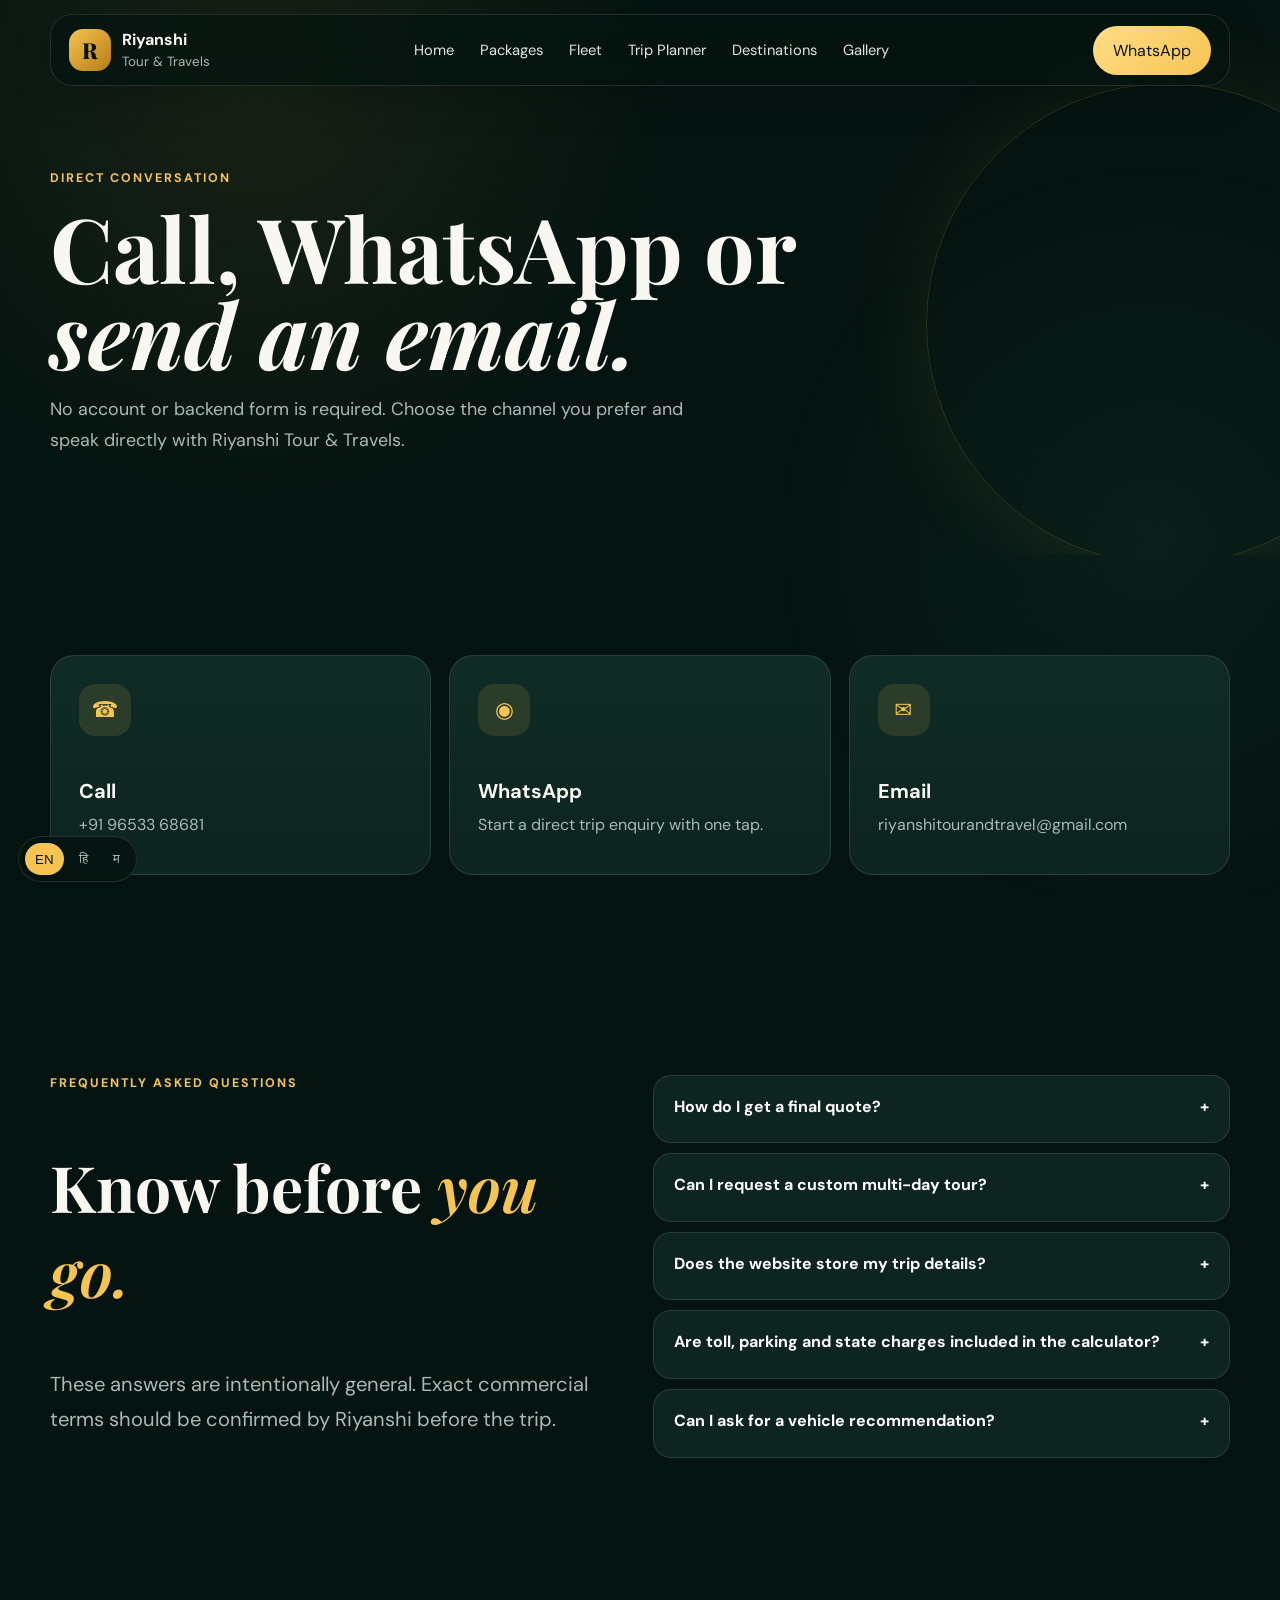
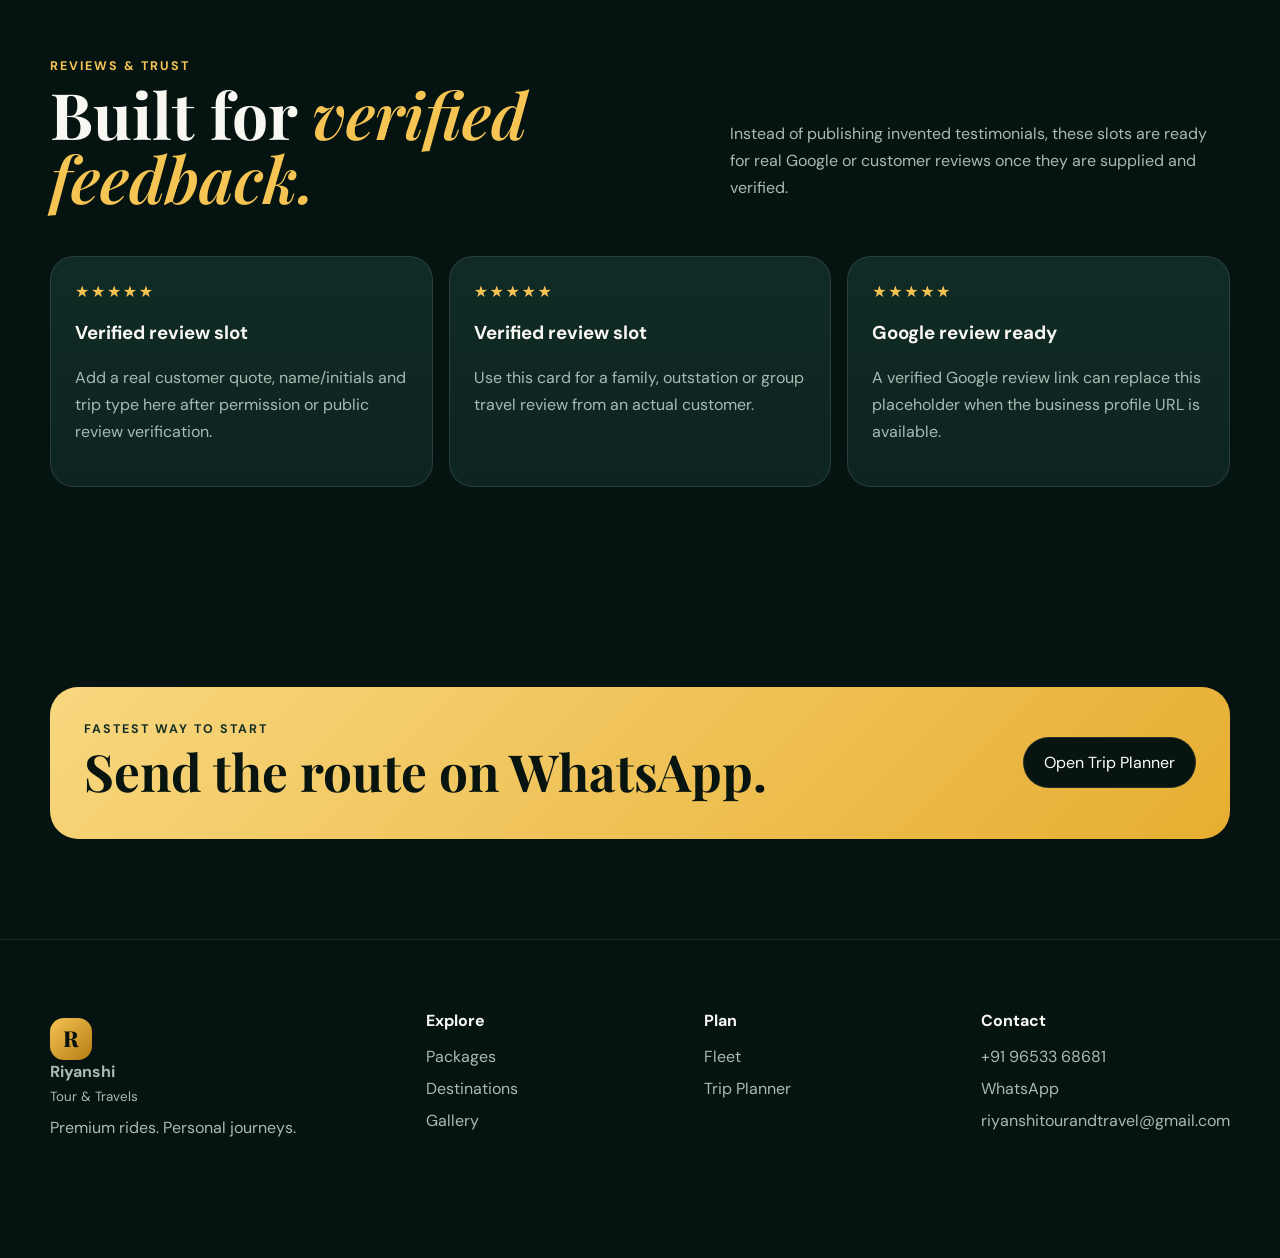
<file: contact.html>
<!doctype html><html lang="en"><head><meta charset="utf-8"><meta name="viewport" content="width=device-width,initial-scale=1"><meta name="description" content="Contact Riyanshi Tour & Travels by call, WhatsApp or email. Find answers to common trip planning questions."><title>Contact & FAQ | Riyanshi Tour & Travels</title><link rel="manifest" href="manifest.webmanifest"><link rel="icon" href="icon.svg" type="image/svg+xml"><link href="https://fonts.googleapis.com/css2?family=DM+Sans:wght@400;500;600;700&family=Playfair+Display:ital,wght@0,600;0,700;1,600&display=swap" rel="stylesheet"><link rel="stylesheet" href="styles.css"><script src="script.js" defer></script></head><body><header class="site-header"><a class="brand" href="index.html"><span class="brand-mark">R</span><span class="brand-copy"><strong>Riyanshi</strong><small>Tour & Travels</small></span></a><nav class="nav"><a href="index.html">Home</a><a href="packages.html">Packages</a><a href="fleet.html">Fleet</a><a href="planner.html">Trip Planner</a><a href="destinations.html">Destinations</a><a href="gallery.html">Gallery</a></nav><div class="header-actions"><a class="btn btn-gold" href="https://wa.me/919653368681">WhatsApp</a><button id="menuBtn" class="menu-btn">☰</button></div></header><nav id="mobileNav" class="mobile-nav"><a href="index.html">Home</a><a href="packages.html">Packages</a><a href="fleet.html">Fleet</a><a href="planner.html">Trip Planner</a><a href="destinations.html">Destinations</a><a href="gallery.html">Gallery</a><a href="contact.html">Contact</a></nav><main><section class="page-hero"><div class="container"><div class="eyebrow">Direct conversation</div><h1>Call, WhatsApp or <em>send an email.</em></h1><p>No account or backend form is required. Choose the channel you prefer and speak directly with Riyanshi Tour & Travels.</p></div></section><section class="section"><div class="container grid-3"><a class="feature-card reveal" href="tel:+919653368681"><div class="icon">☎</div><h3>Call</h3><p>+91 96533 68681</p></a><a class="feature-card reveal" href="https://wa.me/919653368681?text=Hi%20Riyanshi%20Tour%20%26%20Travels%2C%20I%20want%20to%20plan%20a%20trip." target="_blank" rel="noopener"><div class="icon">◉</div><h3>WhatsApp</h3><p>Start a direct trip enquiry with one tap.</p></a><a class="feature-card reveal" href="mailto:riyanshitourandtravel@gmail.com"><div class="icon">✉</div><h3>Email</h3><p>riyanshitourandtravel@gmail.com</p></a></div></section><section class="section"><div class="container split"><div><div class="eyebrow">Frequently asked questions</div><h2 style="font-family:'Playfair Display';font-size:clamp(2.5rem,5vw,4.3rem)">Know before <em>you go.</em></h2><p class="lead">These answers are intentionally general. Exact commercial terms should be confirmed by Riyanshi before the trip.</p></div><div class="faq"><div class="faq-item"><button class="faq-q">How do I get a final quote?<span>+</span></button><div class="faq-a"><p>Use the Trip Planner or WhatsApp with pickup, destination, date, passengers and preferred vehicle. Riyanshi can then confirm the route and final fare.</p></div></div><div class="faq-item"><button class="faq-q">Can I request a custom multi-day tour?<span>+</span></button><div class="faq-a"><p>Yes. Select “Multi-day tour” in the planner and add your planned stops or stay preferences in the notes.</p></div></div><div class="faq-item"><button class="faq-q">Does the website store my trip details?<span>+</span></button><div class="faq-a"><p>No. The static planner builds a WhatsApp message in your browser. There is no booking database or account system on this website.</p></div></div><div class="faq-item"><button class="faq-q">Are toll, parking and state charges included in the calculator?<span>+</span></button><div class="faq-a"><p>No. The calculator is only an indicative browser-side estimate. Final pricing and inclusions must be confirmed directly.</p></div></div><div class="faq-item"><button class="faq-q">Can I ask for a vehicle recommendation?<span>+</span></button><div class="faq-a"><p>Yes. Choose “Not sure — recommend one” in the Trip Planner and share the passenger count and luggage needs.</p></div></div></div></div></section><section class="section"><div class="container"><div class="section-head"><div><div class="eyebrow">Reviews & trust</div><h2>Built for <em>verified feedback.</em></h2></div><p>Instead of publishing invented testimonials, these slots are ready for real Google or customer reviews once they are supplied and verified.</p></div><div class="reviews"><article class="review-card"><div class="stars">★★★★★</div><h3>Verified review slot</h3><p>Add a real customer quote, name/initials and trip type here after permission or public review verification.</p></article><article class="review-card"><div class="stars">★★★★★</div><h3>Verified review slot</h3><p>Use this card for a family, outstation or group travel review from an actual customer.</p></article><article class="review-card"><div class="stars">★★★★★</div><h3>Google review ready</h3><p>A verified Google review link can replace this placeholder when the business profile URL is available.</p></article></div></div></section><section class="section"><div class="container cta-band"><div><div class="eyebrow" style="color:#173026">Fastest way to start</div><h2>Send the route on WhatsApp.</h2></div><a class="btn" href="planner.html">Open Trip Planner</a></div></section></main><footer class="footer"><div class="container"><div class="footer-grid"><div><a class="brand" href="index.html"><span class="brand-mark">R</span><span class="brand-copy"><strong>Riyanshi</strong><small>Tour & Travels</small></span></a><p>Premium rides. Personal journeys.</p></div><div><h4>Explore</h4><a href="packages.html">Packages</a><a href="destinations.html">Destinations</a><a href="gallery.html">Gallery</a></div><div><h4>Plan</h4><a href="fleet.html">Fleet</a><a href="planner.html">Trip Planner</a></div><div><h4>Contact</h4><a href="tel:+919653368681">+91 96533 68681</a><a href="https://wa.me/919653368681">WhatsApp</a><a href="mailto:riyanshitourandtravel@gmail.com">riyanshitourandtravel@gmail.com</a></div></div></div></footer><div class="mobile-bottom"><a href="planner.html">Planner</a><a class="wa" href="https://wa.me/919653368681">WhatsApp</a><a href="tel:+919653368681">Call</a></div><div class="lang-switch"><button data-lang="en">EN</button><button data-lang="hi">हि</button><button data-lang="mr">म</button></div></body></html>
</file>
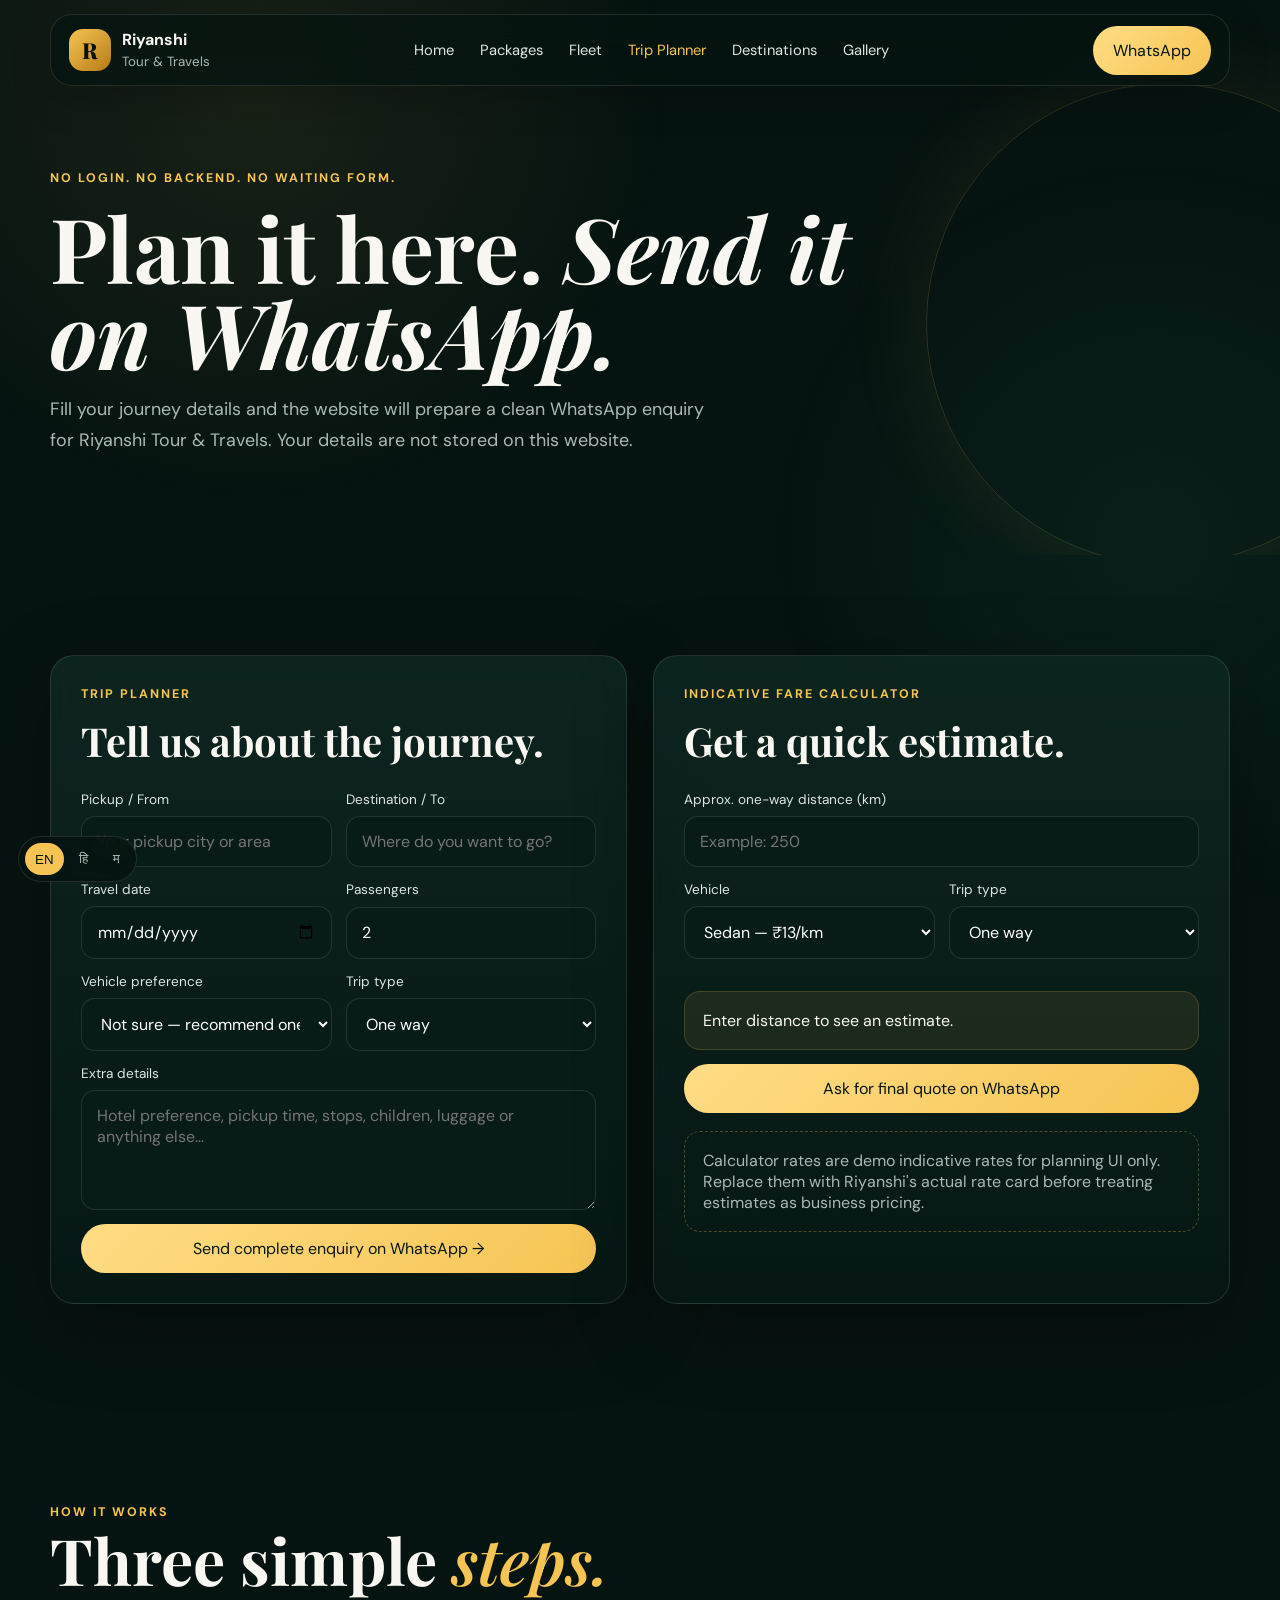
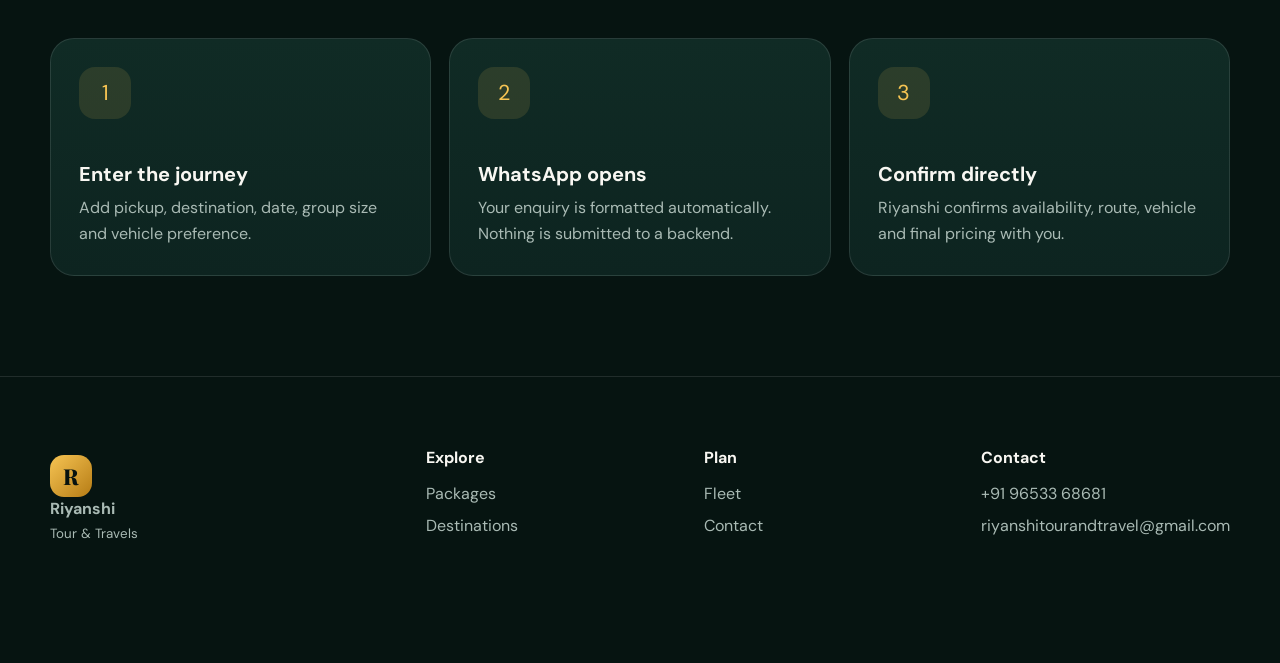
<file: planner.html>
<!doctype html><html lang="en"><head><meta charset="utf-8"><meta name="viewport" content="width=device-width,initial-scale=1"><meta name="description" content="Plan your trip and estimate travel fare with Riyanshi Tour & Travels. No backend — enquiries go directly to WhatsApp."><title>Trip Planner & Fare Estimator | Riyanshi Tour & Travels</title><link rel="manifest" href="manifest.webmanifest"><link rel="icon" href="icon.svg" type="image/svg+xml"><link href="https://fonts.googleapis.com/css2?family=DM+Sans:wght@400;500;600;700&family=Playfair+Display:ital,wght@0,600;0,700;1,600&display=swap" rel="stylesheet"><link rel="stylesheet" href="styles.css"><script src="script.js" defer></script></head><body><header class="site-header"><a class="brand" href="index.html"><span class="brand-mark">R</span><span class="brand-copy"><strong>Riyanshi</strong><small>Tour & Travels</small></span></a><nav class="nav"><a href="index.html">Home</a><a href="packages.html">Packages</a><a href="fleet.html">Fleet</a><a class="active" href="planner.html">Trip Planner</a><a href="destinations.html">Destinations</a><a href="gallery.html">Gallery</a></nav><div class="header-actions"><a class="btn btn-gold" href="https://wa.me/919653368681">WhatsApp</a><button id="menuBtn" class="menu-btn">☰</button></div></header><nav id="mobileNav" class="mobile-nav"><a href="index.html">Home</a><a href="packages.html">Packages</a><a href="fleet.html">Fleet</a><a href="planner.html">Trip Planner</a><a href="destinations.html">Destinations</a><a href="gallery.html">Gallery</a><a href="contact.html">Contact</a></nav><main><section class="page-hero"><div class="container"><div class="eyebrow">No login. No backend. No waiting form.</div><h1>Plan it here. <em>Send it on WhatsApp.</em></h1><p>Fill your journey details and the website will prepare a clean WhatsApp enquiry for Riyanshi Tour & Travels. Your details are not stored on this website.</p></div></section><section class="section"><div class="container split"><form id="tripForm" class="glass planner reveal"><div class="eyebrow">Trip Planner</div><h2 style="font-family:'Playfair Display';font-size:2.5rem;margin:12px 0 24px">Tell us about the journey.</h2><div class="form-grid"><div class="field"><label for="from">Pickup / From</label><input id="from" name="from" required placeholder="Your pickup city or area"></div><div class="field"><label for="to">Destination / To</label><input id="to" name="to" required placeholder="Where do you want to go?"></div><div class="field"><label for="date">Travel date</label><input id="date" name="date" type="date" required></div><div class="field"><label for="passengers">Passengers</label><input id="passengers" name="passengers" type="number" min="1" value="2" required></div><div class="field"><label for="vehicle">Vehicle preference</label><select id="vehicle" name="vehicle"><option value="Not sure">Not sure — recommend one</option><option value="Sedan">Sedan</option><option value="SUV">SUV</option><option value="Innova / Premium MPV">Innova / Premium MPV</option><option value="Traveller">Traveller</option></select></div><div class="field"><label for="tripType">Trip type</label><select id="tripType" name="tripType"><option>One way</option><option>Round trip</option><option>Multi-day tour</option><option>Custom</option></select></div><div class="field full"><label for="notes">Extra details</label><textarea id="notes" name="notes" placeholder="Hotel preference, pickup time, stops, children, luggage or anything else..."></textarea></div><div class="field full"><button class="btn btn-gold" type="submit">Send complete enquiry on WhatsApp →</button></div></div></form><form id="fareForm" class="glass calculator reveal"><div class="eyebrow">Indicative Fare Calculator</div><h2 style="font-family:'Playfair Display';font-size:2.5rem;margin:12px 0 24px">Get a quick estimate.</h2><div class="form-grid"><div class="field full"><label for="distance">Approx. one-way distance (km)</label><input id="distance" name="distance" type="number" min="1" placeholder="Example: 250"></div><div class="field"><label for="fareVehicle">Vehicle</label><select id="fareVehicle" name="vehicle"><option value="sedan">Sedan — ₹13/km</option><option value="suv">SUV — ₹17/km</option><option value="innova">Innova / MPV — ₹20/km</option><option value="traveller">Traveller — ₹27/km</option></select></div><div class="field"><label for="fareType">Trip type</label><select id="fareType" name="tripType"><option value="oneway">One way</option><option value="round">Round trip</option></select></div><div class="field full"><div id="fareResult" class="estimate">Enter distance to see an estimate.</div></div><div class="field full"><button class="btn btn-gold" type="submit">Ask for final quote on WhatsApp</button></div></div><div class="trust-note">Calculator rates are demo indicative rates for planning UI only. Replace them with Riyanshi's actual rate card before treating estimates as business pricing.</div></form></div></section><section class="section"><div class="container"><div class="section-head"><div><div class="eyebrow">How it works</div><h2>Three simple <em>steps.</em></h2></div></div><div class="grid-3"><article class="feature-card reveal"><div class="icon">1</div><h3>Enter the journey</h3><p>Add pickup, destination, date, group size and vehicle preference.</p></article><article class="feature-card reveal"><div class="icon">2</div><h3>WhatsApp opens</h3><p>Your enquiry is formatted automatically. Nothing is submitted to a backend.</p></article><article class="feature-card reveal"><div class="icon">3</div><h3>Confirm directly</h3><p>Riyanshi confirms availability, route, vehicle and final pricing with you.</p></article></div></div></section></main><footer class="footer"><div class="container footer-grid"><div><a class="brand" href="index.html"><span class="brand-mark">R</span><span class="brand-copy"><strong>Riyanshi</strong><small>Tour & Travels</small></span></a></div><div><h4>Explore</h4><a href="packages.html">Packages</a><a href="destinations.html">Destinations</a></div><div><h4>Plan</h4><a href="fleet.html">Fleet</a><a href="contact.html">Contact</a></div><div><h4>Contact</h4><a href="tel:+919653368681">+91 96533 68681</a><a href="mailto:riyanshitourandtravel@gmail.com">riyanshitourandtravel@gmail.com</a></div></div></footer><div class="mobile-bottom"><a href="packages.html">Packages</a><a class="wa" href="https://wa.me/919653368681">WhatsApp</a><a href="tel:+919653368681">Call</a></div><div class="lang-switch"><button data-lang="en">EN</button><button data-lang="hi">हि</button><button data-lang="mr">म</button></div><script>addEventListener('DOMContentLoaded',()=>{const v=new URLSearchParams(location.search).get('vehicle');if(v){const s=document.querySelector('#vehicle');const map={sedan:'Sedan',suv:'SUV',innova:'Innova / Premium MPV',traveller:'Traveller'};if(map[v])s.value=map[v]}})</script></body></html>
</file>
<file: styles.css>
:root{--bg:#061411;--bg2:#0a1d19;--card:#0d2420;--card2:#102b25;--gold:#f6c453;--gold2:#ffdd85;--text:#f8f7f2;--muted:#a9bab4;--line:rgba(255,255,255,.11);--radius:24px;--shadow:0 24px 80px rgba(0,0,0,.32)}*{box-sizing:border-box}html{scroll-behavior:smooth}body{margin:0;background:var(--bg);color:var(--text);font-family:'DM Sans',system-ui,sans-serif;overflow-x:hidden}body::before{content:'';position:fixed;inset:0;pointer-events:none;background:radial-gradient(circle at 20% 10%,rgba(246,196,83,.08),transparent 32%),radial-gradient(circle at 90% 60%,rgba(53,148,124,.09),transparent 30%);z-index:-1}a{color:inherit;text-decoration:none}img{max-width:100%;display:block}.container{width:min(1180px,calc(100% - 36px));margin:auto}.section{padding:100px 0}.eyebrow{font-size:.78rem;letter-spacing:.16em;text-transform:uppercase;color:var(--gold);font-weight:700}.display{font-family:'Playfair Display',serif;font-size:clamp(3.1rem,7vw,7.2rem);line-height:.92;letter-spacing:-.045em;margin:18px 0}.display em,h2 em{color:var(--gold);font-weight:600}.lead{font-size:clamp(1rem,1.8vw,1.26rem);color:var(--muted);line-height:1.75;max-width:700px}.site-header{position:fixed;top:14px;left:50%;transform:translateX(-50%);width:min(1180px,calc(100% - 24px));height:72px;z-index:50;display:flex;align-items:center;justify-content:space-between;padding:0 18px;border:1px solid var(--line);border-radius:22px;background:rgba(6,20,17,.76);backdrop-filter:blur(18px);box-shadow:0 12px 40px rgba(0,0,0,.18)}.brand{display:flex;gap:11px;align-items:center}.brand-mark{width:42px;height:42px;border-radius:14px;display:grid;place-items:center;background:linear-gradient(135deg,var(--gold),#b67c15);color:#07120f;font-family:'Playfair Display';font-size:22px;font-weight:800}.brand-copy strong{display:block}.brand-copy small{color:var(--muted)}.nav{display:flex;gap:26px;align-items:center}.nav a{font-size:.92rem;color:#dce6e2}.nav a:hover,.nav a.active{color:var(--gold)}.header-actions{display:flex;gap:10px;align-items:center}.btn{display:inline-flex;align-items:center;justify-content:center;gap:10px;padding:14px 20px;border-radius:999px;border:1px solid var(--line);font-weight:700;transition:.25s;cursor:pointer;font:inherit}.btn:hover{transform:translateY(-2px)}.btn-gold{background:linear-gradient(135deg,var(--gold2),var(--gold));color:#091510;border:none}.btn-ghost{background:rgba(255,255,255,.04)}.menu-btn{display:none;background:transparent;border:0;color:white;font-size:1.5rem}.mobile-nav{display:none}.hero{min-height:100svh;display:grid;align-items:end;position:relative;overflow:hidden;padding:140px 0 68px}.hero-media{position:absolute;inset:0;background:linear-gradient(90deg,rgba(4,14,12,.95) 5%,rgba(4,14,12,.58) 55%,rgba(4,14,12,.78)),url('https://images.unsplash.com/photo-1500530855697-b586d89ba3ee?auto=format&fit=crop&w=2200&q=85') center/cover}.hero-media::after{content:'';position:absolute;inset:0;background:linear-gradient(0deg,var(--bg),transparent 32%)}.hero-grid{position:relative;z-index:2;display:grid;grid-template-columns:1.08fr .92fr;gap:44px;align-items:end}.hero-actions{display:flex;gap:12px;flex-wrap:wrap;margin-top:30px}.hero-notes{display:grid;grid-template-columns:repeat(3,1fr);gap:10px;margin-top:44px;max-width:700px}.note{border-top:1px solid var(--line);padding-top:14px;color:var(--muted);font-size:.88rem}.note strong{display:block;color:white;margin-bottom:4px}.glass{background:linear-gradient(180deg,rgba(14,40,34,.82),rgba(7,25,21,.72));border:1px solid var(--line);backdrop-filter:blur(18px);border-radius:var(--radius);box-shadow:var(--shadow)}.car-stage{min-height:470px;position:relative;overflow:hidden}.car-stage canvas{position:absolute;inset:0;width:100%;height:100%}.car-copy{position:absolute;left:22px;bottom:22px;z-index:4;max-width:290px}.car-copy span{color:var(--gold);font-size:.78rem;text-transform:uppercase;letter-spacing:.12em}.car-copy strong{display:block;font-family:'Playfair Display';font-size:1.6rem;margin-top:6px}.section-head{display:flex;justify-content:space-between;gap:30px;align-items:end;margin-bottom:38px}.section-head h2{font-family:'Playfair Display';font-size:clamp(2.4rem,5vw,4.5rem);line-height:1;margin:8px 0}.section-head p{max-width:500px;color:var(--muted);line-height:1.7}.grid-3{display:grid;grid-template-columns:repeat(3,1fr);gap:18px}.grid-4{display:grid;grid-template-columns:repeat(4,1fr);gap:16px}.feature-card,.package-card,.fleet-card,.destination-card,.info-card,.review-card{border:1px solid var(--line);background:linear-gradient(180deg,var(--card2),var(--card));border-radius:var(--radius);overflow:hidden;position:relative}.feature-card{padding:28px;min-height:220px}.icon{width:52px;height:52px;border-radius:16px;background:rgba(246,196,83,.12);color:var(--gold);display:grid;place-items:center;font-size:1.35rem;margin-bottom:42px}.feature-card h3{font-size:1.25rem;margin:0 0 8px}.feature-card p{color:var(--muted);line-height:1.65;margin:0}.media-card{min-height:430px;background-size:cover;background-position:center;display:flex;align-items:flex-end;padding:24px;border-radius:var(--radius);overflow:hidden;position:relative;border:1px solid var(--line)}.media-card::before{content:'';position:absolute;inset:0;background:linear-gradient(0deg,rgba(4,15,12,.95),transparent 65%)}.media-card>*{position:relative}.media-card h3{font-family:'Playfair Display';font-size:2rem;margin:0}.media-card p{color:#d4dfdb}.route-strip{display:flex;gap:12px;overflow:auto;padding:8px 2px 18px;scrollbar-width:none}.route-pill{white-space:nowrap;padding:13px 18px;border:1px solid var(--line);border-radius:999px;color:var(--muted)}.route-pill:hover{color:var(--gold);border-color:rgba(246,196,83,.35)}.page-hero{padding:170px 0 80px;position:relative;overflow:hidden}.page-hero::after{content:'';position:absolute;right:-10%;top:15%;width:480px;height:480px;border:1px solid rgba(246,196,83,.16);border-radius:50%;box-shadow:0 0 90px rgba(246,196,83,.08)}.page-hero h1{font-family:'Playfair Display';font-size:clamp(3rem,7vw,6.2rem);line-height:.96;margin:18px 0;max-width:900px}.page-hero p{max-width:680px;color:var(--muted);font-size:1.12rem;line-height:1.75}.package-card img,.fleet-card img,.destination-card img{width:100%;height:235px;object-fit:cover}.card-body{padding:22px}.tags{display:flex;gap:7px;flex-wrap:wrap}.tag{font-size:.76rem;padding:7px 10px;border-radius:999px;background:rgba(255,255,255,.06);color:#cfdbd7}.card-body h3{font-size:1.28rem;margin:14px 0 8px}.card-body p{color:var(--muted);line-height:1.6}.card-actions{display:flex;gap:10px;margin-top:18px;flex-wrap:wrap}.split{display:grid;grid-template-columns:1fr 1fr;gap:26px}.planner,.calculator{padding:30px}.form-grid{display:grid;grid-template-columns:1fr 1fr;gap:14px}.field{display:grid;gap:8px}.field.full{grid-column:1/-1}.field label{font-size:.85rem;color:#dce6e2}.field input,.field select,.field textarea{width:100%;padding:14px 15px;border-radius:14px;border:1px solid var(--line);background:#081c17;color:white;font:inherit;outline:none}.field textarea{min-height:120px;resize:vertical}.field input:focus,.field select:focus,.field textarea:focus{border-color:rgba(246,196,83,.55)}.estimate{margin-top:18px;padding:18px;border-radius:16px;background:rgba(246,196,83,.08);border:1px solid rgba(246,196,83,.18)}.estimate strong{font-size:1.65rem;color:var(--gold)}.filters{display:flex;gap:10px;flex-wrap:wrap;margin-bottom:26px}.filter-btn{padding:11px 16px;border-radius:999px;border:1px solid var(--line);background:transparent;color:var(--muted);cursor:pointer}.filter-btn.active{background:var(--gold);color:#07130f;border-color:transparent}.gallery-grid{columns:3 280px;column-gap:16px}.gallery-item{break-inside:avoid;margin:0 0 16px;border-radius:20px;overflow:hidden;cursor:pointer;position:relative}.gallery-item img{width:100%;transition:.35s}.gallery-item:hover img{transform:scale(1.035)}.lightbox{position:fixed;inset:0;z-index:80;background:rgba(0,0,0,.9);display:none;place-items:center;padding:24px}.lightbox.open{display:grid}.lightbox img{max-height:88vh;max-width:94vw;border-radius:18px}.lightbox button{position:absolute;right:24px;top:24px;border:0;background:white;color:black;width:42px;height:42px;border-radius:50%;font-size:1.3rem}.faq{display:grid;gap:10px}.faq-item{border:1px solid var(--line);border-radius:18px;background:var(--card);overflow:hidden}.faq-q{width:100%;padding:20px;background:transparent;border:0;color:white;display:flex;justify-content:space-between;text-align:left;font:inherit;font-weight:700}.faq-a{max-height:0;overflow:hidden;color:var(--muted);transition:max-height .3s}.faq-a p{padding:0 20px 20px;margin:0;line-height:1.65}.faq-item.open .faq-a{max-height:220px}.reviews{display:grid;grid-template-columns:repeat(3,1fr);gap:16px}.review-card{padding:24px}.review-card .stars{color:var(--gold);letter-spacing:.1em}.review-card p{color:var(--muted);line-height:1.7}.trust-note{padding:18px;border-radius:16px;border:1px dashed rgba(246,196,83,.3);color:var(--muted);margin-top:18px}.map-panel{min-height:430px;padding:30px;position:relative;overflow:hidden}.map-lines{position:absolute;inset:0;background:radial-gradient(circle at 30% 60%,rgba(246,196,83,.12),transparent 10%),radial-gradient(circle at 62% 32%,rgba(246,196,83,.1),transparent 10%),linear-gradient(30deg,transparent 48%,rgba(255,255,255,.04) 49%,transparent 50%)}.map-point{position:absolute;padding:8px 11px;border-radius:999px;background:#f5c454;color:#06120f;font-size:.74rem;font-weight:800;box-shadow:0 0 0 8px rgba(246,196,83,.1)}.point1{left:22%;top:58%}.point2{left:49%;top:42%}.point3{left:64%;top:28%}.point4{left:72%;top:66%}.cta-band{padding:34px;border-radius:28px;background:linear-gradient(135deg,#f8d77f,#e7ae31);color:#07140f;display:flex;justify-content:space-between;gap:20px;align-items:center}.cta-band h2{font-family:'Playfair Display';font-size:clamp(2rem,4vw,3.4rem);margin:0}.cta-band .btn{background:#07140f;color:white}.footer{padding:70px 0 110px;border-top:1px solid var(--line)}.footer-grid{display:grid;grid-template-columns:1.4fr repeat(3,1fr);gap:30px}.footer h4{margin:0 0 14px}.footer a,.footer p{display:block;color:var(--muted);margin:8px 0;line-height:1.5}.footer a:hover{color:var(--gold)}.footer-bottom{display:flex;justify-content:space-between;gap:20px;margin-top:46px;padding-top:18px;border-top:1px solid var(--line);color:#778a84;font-size:.85rem}.float-actions{position:fixed;right:18px;bottom:18px;z-index:45;display:flex;gap:9px}.float-actions a{width:52px;height:52px;border-radius:50%;display:grid;place-items:center;box-shadow:0 12px 28px rgba(0,0,0,.3);font-size:1.2rem}.float-call{background:white;color:#081b16}.float-wa{background:#25d366;color:#03140a}.mobile-bottom{display:none}.lang-switch{position:fixed;left:18px;bottom:18px;z-index:44;display:flex;gap:5px;padding:6px;border-radius:999px;background:rgba(6,20,17,.88);border:1px solid var(--line);backdrop-filter:blur(10px)}.lang-switch button{border:0;background:transparent;color:var(--muted);padding:8px 10px;border-radius:999px;cursor:pointer}.lang-switch button.active{background:var(--gold);color:#06130f}.reveal{opacity:0;transform:translateY(20px);transition:.7s ease}.reveal.visible{opacity:1;transform:none}@media(max-width:980px){.nav{display:none}.menu-btn{display:block}.mobile-nav{position:fixed;top:96px;left:12px;right:12px;z-index:49;padding:18px;border-radius:22px;background:#091d18;border:1px solid var(--line);display:none}.mobile-nav.open{display:grid}.mobile-nav a{padding:14px;border-bottom:1px solid var(--line)}.hero-grid,.split{grid-template-columns:1fr}.car-stage{min-height:390px}.grid-4{grid-template-columns:repeat(2,1fr)}.grid-3,.reviews{grid-template-columns:1fr 1fr}.footer-grid{grid-template-columns:1fr 1fr}.hero{padding-top:125px}.hero-notes{grid-template-columns:1fr 1fr 1fr}}@media(max-width:640px){.container{width:min(100% - 24px,1180px)}.site-header{top:8px;height:64px}.brand-copy small{display:none}.header-actions .btn{display:none}.section{padding:72px 0}.display{font-size:clamp(3.2rem,15vw,5rem)}.hero-grid{gap:24px}.hero-notes{grid-template-columns:1fr}.car-stage{min-height:320px}.grid-4,.grid-3,.reviews,.footer-grid,.form-grid{grid-template-columns:1fr}.section-head{display:block}.page-hero{padding:130px 0 55px}.page-hero h1{font-size:clamp(3rem,14vw,4.7rem)}.gallery-grid{columns:1}.cta-band{align-items:flex-start;flex-direction:column}.footer{padding-bottom:150px}.footer-bottom{display:block}.float-actions{display:none}.mobile-bottom{position:fixed;display:grid;grid-template-columns:1fr 1.15fr 1fr;left:10px;right:10px;bottom:10px;z-index:55;background:rgba(6,20,17,.94);border:1px solid var(--line);border-radius:20px;padding:7px;backdrop-filter:blur(14px)}.mobile-bottom a{padding:12px 6px;text-align:center;border-radius:14px;font-size:.78rem}.mobile-bottom .wa{background:#25d366;color:#06130f;font-weight:800}.lang-switch{bottom:84px;left:10px}.planner,.calculator{padding:20px}.route-strip{margin-right:-12px}.hero-actions .btn{width:100%}}@media(prefers-reduced-motion:reduce){*{scroll-behavior:auto!important;animation:none!important;transition:none!important}.reveal{opacity:1;transform:none}}
</file>
